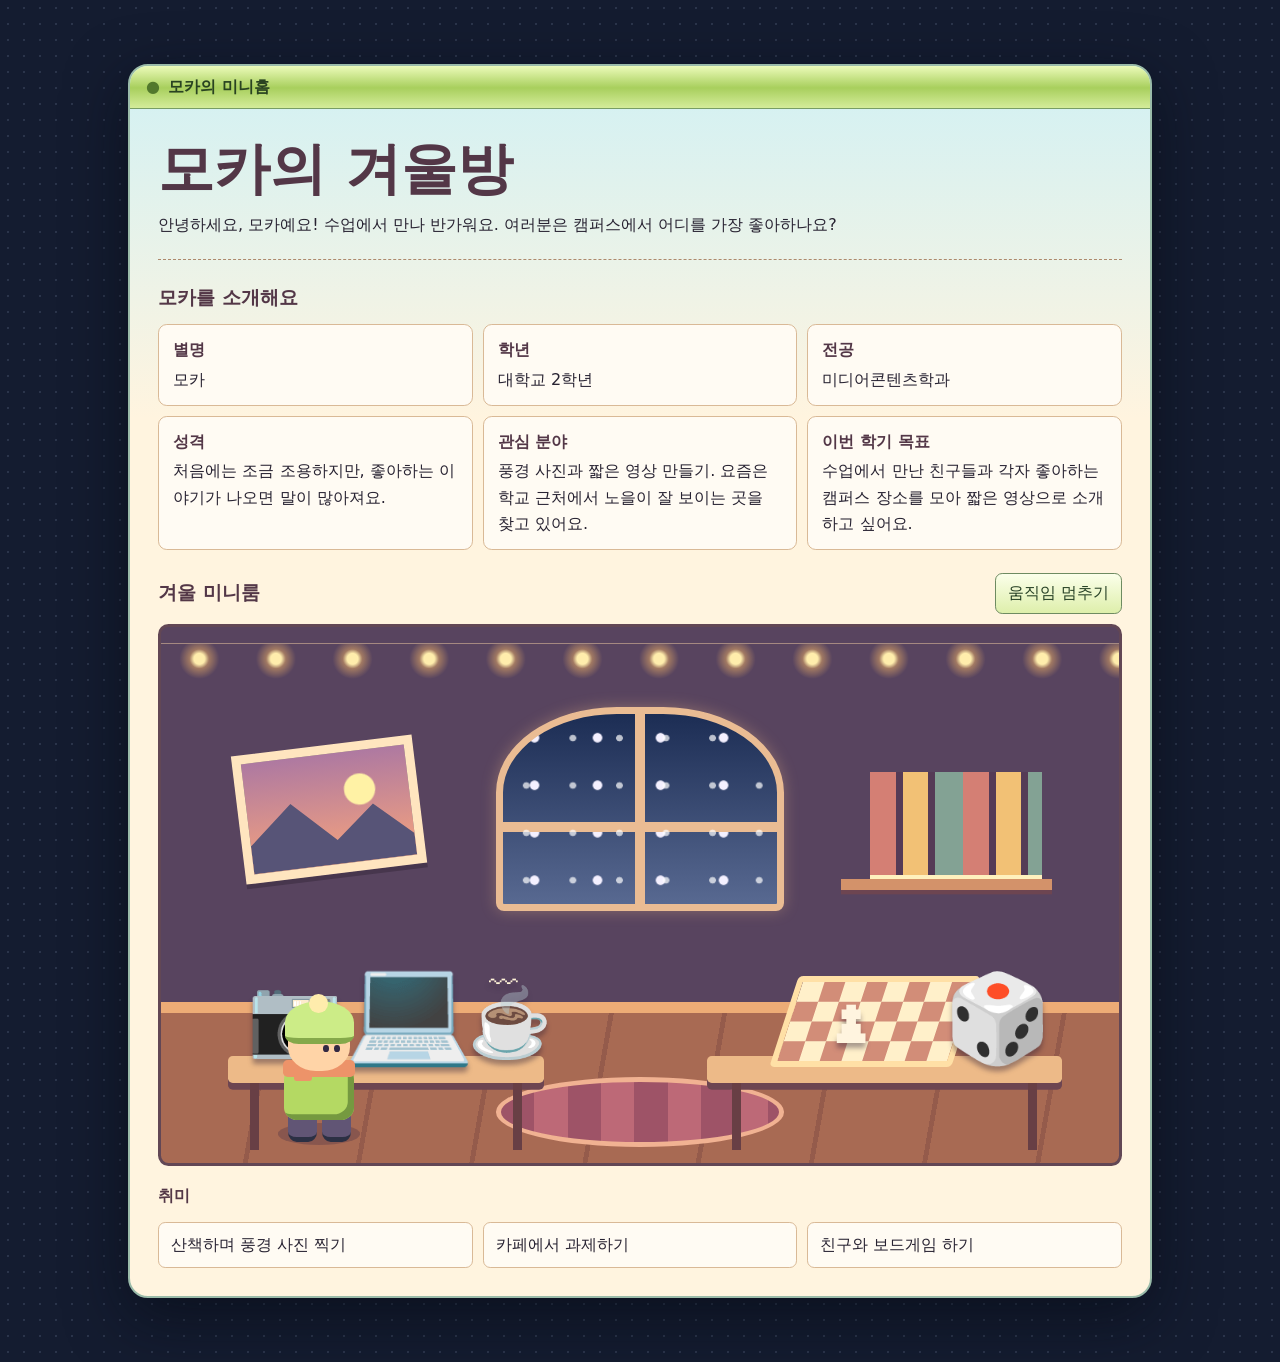
<file: 01-intro/index.html>
<!doctype html>
<html lang="ko">
<head>
  <meta charset="utf-8">
  <meta name="viewport" content="width=device-width, initial-scale=1">
  <title>모카의 미니홈</title>
  <style>
    * { box-sizing: border-box; }
    body {
      margin: 0;
      min-height: 100vh;
      padding: clamp(1rem, 5vw, 4rem);
      background-color: #141c30;
      background-image: radial-gradient(#a5b6df28 1px, transparent 1px);
      background-size: 16px 16px;
      color: #282332;
      font: 1rem/1.65 "Noto Sans KR", "Noto Sans CJK KR", "Noto Sans", "맑은 고딕", "Apple SD Gothic Neo", system-ui, sans-serif;
      overflow-wrap: anywhere;
    }
    h1, h2, p, figure { margin: 0; }
    main {
      max-width: 64rem;
      margin: auto;
      overflow: hidden;
      border: 2px solid #9abba9;
      border-radius: 1.25rem;
      background: linear-gradient(#d1f1f4, #fff4df 22rem);
      box-shadow: 0 18px 60px #06091291;
    }
    header {
      padding-bottom: 1.25rem;
      border-bottom: 1px dashed #ad896c;
    }
    h1 { color: #533747; font-size: clamp(2rem, 6vw, 3.5rem); line-height: 1.15; }
    header p { margin-top: .65rem; }
    section { margin-top: 1.4rem; }
    h2 { font-size: 1.2rem; color: #533747; margin-bottom: .65rem; }

    /* 방 안의 소품을 같은 비율로 줄여 좁은 화면에도 방 전체를 보여 줍니다. */
    .방 {
      position: relative;
      aspect-ratio: 16 / 9;
      overflow: hidden;
      container-type: inline-size;
      border: 3px solid #624755;
      border-radius: .65rem;
      background:
        repeating-linear-gradient(100deg, transparent 0 11%, #5e303543 11% 11.5%) bottom / 100% 28% no-repeat,
        linear-gradient(#58445f 0 70%, #edac76 70% 72%, #a86a53 72%);
    }
    .방 > * { position: absolute; }
    .전구 {
      inset: 3% 0 auto;
      height: 10%;
      border-top: 1px solid #f9d3a67a;
      background: radial-gradient(circle at 50% 28%, #ffedac 0 10%, #ffbd6770 18%, transparent 37%) 0 0 / 8% 100% repeat-x;
    }
    .창문 {
      top: 15%; left: 35%; width: 30%; height: 38%;
      border: .8cqw solid #eabc93;
      border-radius: 42% 42% .5rem .5rem;
      background:
        linear-gradient(90deg, transparent 48%, #eabc93 48% 52%, transparent 52%),
        linear-gradient(transparent 57%, #eabc93 57% 62%, transparent 62%),
        radial-gradient(circle, #f4f0ff 0 11%, transparent 13%) 0 0 / 23% 25%,
        linear-gradient(#1c2d54, #586991);
      box-shadow: 0 0 1.5cqw #efba8355;
    }
    .풍경 {
      top: 22%; left: 8%; width: 19%; height: 24%;
      transform: rotate(-7deg);
      border: 1cqw solid #ffe5bf;
      background: radial-gradient(circle at 70% 35%, #fff2a5 11%, transparent 12%), linear-gradient(#ae79a1, #f6a37d);
      box-shadow: 0 .5cqw 0 #32263775;
      overflow: hidden;
    }
    .풍경::after {
      content: "";
      position: absolute;
      inset: 28% 0 0;
      background: #575477;
      clip-path: polygon(0 65%, 27% 18%, 53% 70%, 77% 30%, 100% 73%, 100% 100%, 0 100%);
    }
    .선반 {
      inset: 47% 7% auto auto;
      width: 22%; height: 2%;
      background: #d3926a;
      box-shadow: 0 .45cqw 0 #6d4551;
    }
    .책 {
      inset: 27% 8% auto auto;
      width: 18%; height: 20%;
      border-bottom: .5cqw solid #fff1be;
      background: repeating-linear-gradient(90deg, #d47f74 0 15%, #553b56 15% 19%, #f2c175 19% 34%, #553b56 34% 38%, #83a294 38% 54%);
    }
    .책상, .게임탁자 {
      bottom: 15%; height: 5%;
      border-radius: .5cqw;
      background: #edba88;
      box-shadow: 0 .7cqw 0 #6d4551;
    }
    .책상 { left: 7%; width: 33%; }
    .게임탁자 { right: 6%; width: 37%; }
    .책상::before, .게임탁자::before {
      content: "";
      position: absolute;
      inset: 100% 7% auto;
      height: 7cqw;
      border-inline: 1cqw solid #683f45;
    }
    .소품 {
      line-height: 1;
      font-family: "Segoe UI Emoji", "Apple Color Emoji", sans-serif;
      filter: drop-shadow(0 .6cqw .25cqw #2b1b3466);
    }
    .카메라 { left: 9%; bottom: 20%; font-size: 8cqw; }
    .노트북 { left: 19%; bottom: 19%; font-size: 11cqw; }
    .커피 { left: 32%; bottom: 20%; font-size: 7cqw; }
    .주사위 { right: 7%; bottom: 19%; font-size: 9cqw; }
    .폰 { right: 26%; bottom: 20%; font-size: 8cqw; color: #fff4df; }
    .게임판 {
      right: 16%; bottom: 18%; width: 19%; aspect-ratio: 2 / 1;
      transform: skewX(-18deg);
      border: .65cqw solid #ffe0a6;
      border-radius: .5cqw;
      background: conic-gradient(#d28d78 25%, #fff0ca 0 50%, #d28d78 0 75%, #fff0ca 0) 0 0 / 25% 50%;
    }
    .러그 {
      left: 35%; bottom: 3%; width: 30%; height: 13%;
      border: .6cqw solid #f1b292;
      border-radius: 50%;
      background: repeating-linear-gradient(90deg, #9e5367 0 12%, #bd6977 12% 24%);
    }
    .취미 {
      display: grid;
      grid-template-columns: repeat(3, minmax(0, 1fr));
      gap: .6rem;
      list-style: none;
      margin: .8rem 0 0;
      padding: 0;
    }
    .취미 li {
      padding: .55rem .75rem;
      border: 1px solid #d9b996;
      border-radius: .45rem;
      background: #fffbf3;
    }
    @media (max-width: 34rem) {
      .취미 { grid-template-columns: 1fr; }
    }
    .창제목 { padding: .5rem 1rem; border-bottom: 1px solid #789d65; color: #294321; font-weight: 800; background: linear-gradient(#ecfbba, #a8cf5d 52%, #d4ec9a); }
    .창제목::before { content: "●"; margin-right: .5em; color: #52782c; }
    .창내용 { padding: clamp(.75rem, 3vw, 1.75rem); }
    .방도구 { display: flex; flex-wrap: wrap; gap: .5rem; align-items: center; justify-content: space-between; margin-bottom: .65rem; }
    .방도구 h2 { margin: 0; }
    button { padding: .4rem .75rem; border: 1px solid #6e8b61; border-radius: .45rem; background: linear-gradient(#fbffea, #deefab); color: #264025; font: inherit; cursor: pointer; }
    button:focus-visible { outline: 3px solid #32738a; outline-offset: 2px; }

    /* 작은 소품과 눈이 서로 다른 속도로 움직입니다. */
    .창문 { overflow: hidden; }
    .창문::after { content: ""; position: absolute; inset: -25% 0 0; background: radial-gradient(circle, #fff 0 9%, transparent 11%) 0 0 / 17% 20%; opacity: .7; animation: 눈 3s linear infinite; }
    .전구 { animation: 빛 3s ease-in-out infinite alternate; }
    .카메라 { animation: 흔들림 4s ease-in-out infinite; }
    .노트북 { animation: 화면빛 3s ease-in-out infinite alternate; }
    .커피::after { content: "〰"; position: absolute; left: 25%; top: -30%; color: #fff3d7; font-size: 3cqw; animation: 김 2s ease-out infinite; }
    .주사위 { animation: 주사위 3s ease-in-out infinite; }
    .폰 { animation: 게임말 4s ease-in-out infinite; }

    /* 몸통은 방향을 바꾸고 두 발은 번갈아 움직입니다. */
    .모카 { left: 12%; bottom: 4%; width: 9cqw; height: 15cqw; animation: 걷기 14s linear infinite; }
    .모카::before { content: ""; position: absolute; inset: auto 2% -2%; height: 15%; border-radius: 50%; background: #412a454f; }
    .캐릭터 { position: absolute; inset: 0; animation: 방향 14s steps(1, end) infinite; }
    .캐릭터 span { position: absolute; }
    .신발 { bottom: 0; width: 34%; height: 24%; border-bottom: .6cqw solid #2c3044; border-radius: 30%; background: #615575; animation: 발 .6s ease-in-out infinite alternate; }
    .왼발 { left: 14%; }
    .오른발 { right: 13%; animation-delay: -.6s; }
    .코트 { inset: 42% 9% 15%; border-radius: 35% 35% 20% 20%; background: #b4d963; box-shadow: inset -.65cqw -.6cqw #759940; }
    .목도리 { inset: 43% 8% 45%; border-radius: .5cqw; background: #ed9369; }
    .목도리::after { content: ""; position: absolute; left: 16%; width: 24%; height: 2.2cqw; border-radius: .25cqw; background: inherit; }
    .얼굴 { inset: 14% 14% 49%; border-radius: 35% 35% 45% 45%; background: #ffd4a7; }
    .얼굴::after { content: ""; position: absolute; left: 57%; top: 50%; width: .6cqw; height: .7cqw; border-radius: 50%; background: #332943; box-shadow: 1.15cqw 0 #332943; }
    .모자 { inset: 2% 10% 68%; border-bottom: .65cqw solid #85a94a; border-radius: 50% 50% 20% 20%; background: #ccec87; }
    .모자::before { content: ""; position: absolute; top: -18%; left: 36%; width: 27%; aspect-ratio: 1; border-radius: 50%; background: #ffecac; }

    @keyframes 눈 { to { transform: translateY(20%); } }
    @keyframes 빛 { from { opacity: .72; } to { opacity: 1; } }
    @keyframes 화면빛 { to { filter: drop-shadow(0 0 1cqw #a1e9ff); } }
    @keyframes 흔들림 { 0%, 70%, 100% { transform: none; } 80% { transform: rotate(-9deg); } 90% { transform: rotate(6deg); } }
    @keyframes 김 { from { opacity: 0; transform: translateY(0); } 35% { opacity: .85; } to { opacity: 0; transform: translateY(-2.4cqw); } }
    @keyframes 주사위 { 0%, 70%, 100% { transform: none; } 84% { transform: translateY(-2cqw) rotate(19deg); } }
    @keyframes 게임말 { 50% { transform: translateX(3cqw); } }
    @keyframes 걷기 {
      0%, 100% { left: 12%; bottom: 4%; }
      25%, 75% { left: 45%; bottom: 6%; }
      50% { left: 79%; bottom: 4%; }
    }
    @keyframes 방향 { 50%, 100% { transform: scaleX(-1); } }
    @keyframes 발 { to { transform: translateY(-.85cqw) rotate(10deg); } }
    .방.멈춤 *, .방.멈춤 *::after, .방.멈춤 *::before { animation-play-state: paused; }
    .프로필 {
      display: grid;
      grid-template-columns: repeat(3, minmax(0, 1fr));
      gap: .6rem;
      margin: 0;
    }
    .프로필 > div {
      padding: .75rem .9rem;
      border: 1px solid #d9b996;
      border-radius: .55rem;
      background: #fffbf3;
    }
    .프로필 dt { font-weight: 800; color: #533747; }
    .프로필 dd { margin: .2rem 0 0; }
    #취미제목 { margin: 1rem 0 0; font-size: 1rem; color: #533747; }
    @media (max-width: 42rem) {
      .프로필 { grid-template-columns: 1fr; }
    }
  </style>
</head>
<body>
  <main>
    <div class="창제목">모카의 미니홈</div>
    <div class="창내용">
      <header>
        <h1>모카의 겨울방</h1>
        <p>안녕하세요, 모카예요! 수업에서 만나 반가워요. 여러분은 캠퍼스에서 어디를 가장 좋아하나요?</p>
      </header>
      <section aria-labelledby="프로필제목">
        <h2 id="프로필제목">모카를 소개해요</h2>
        <dl class="프로필">
          <div><dt>별명</dt><dd>모카</dd></div>
          <div><dt>학년</dt><dd>대학교 2학년</dd></div>
          <div><dt>전공</dt><dd>미디어콘텐츠학과</dd></div>
          <div><dt>성격</dt><dd>처음에는 조금 조용하지만, 좋아하는 이야기가 나오면 말이 많아져요.</dd></div>
          <div><dt>관심 분야</dt><dd>풍경 사진과 짧은 영상 만들기. 요즘은 학교 근처에서 노을이 잘 보이는 곳을 찾고 있어요.</dd></div>
          <div><dt>이번 학기 목표</dt><dd>수업에서 만난 친구들과 각자 좋아하는 캠퍼스 장소를 모아 짧은 영상으로 소개하고 싶어요.</dd></div>
        </dl>
      </section>
      <section aria-labelledby="방제목">
        <div class="방도구">
          <h2 id="방제목">겨울 미니룸</h2>
          <button type="button" id="움직임버튼">움직임 멈추기</button>
        </div>
        <figure class="방" role="img" aria-label="금빛 전구 아래 눈 내리는 창문, 벽에 걸린 노을 풍경 그림, 카메라와 노트북과 커피가 놓인 책상, 주사위와 말이 놓인 보드게임 탁자 앞을 모카가 걸어 다니는 방">
          <div class="전구"></div>
          <div class="창문"></div>
          <div class="풍경"></div>
          <div class="책"></div>
          <div class="선반"></div>
          <div class="러그"></div>
          <div class="책상"></div>
          <div class="게임탁자"></div>
          <div class="게임판"></div>
          <span class="소품 카메라">📷</span>
          <span class="소품 노트북">💻</span>
          <span class="소품 커피">☕</span>
          <span class="소품 폰">♟</span>
          <span class="소품 주사위">🎲</span>
          <div class="모카">
            <div class="캐릭터">
              <span class="신발 왼발"></span>
              <span class="신발 오른발"></span>
              <span class="코트"></span>
              <span class="목도리"></span>
              <span class="얼굴"></span>
              <span class="모자"></span>
            </div>
          </div>
        </figure>
        <h3 id="취미제목">취미</h3>
        <ul class="취미" aria-labelledby="취미제목">
          <li>산책하며 풍경 사진 찍기</li>
          <li>카페에서 과제하기</li>
          <li>친구와 보드게임 하기</li>
        </ul>
      </section>
    </div>
  </main>
  <script>
    const 방 = document.querySelector('.방');
    const 움직임버튼 = document.getElementById('움직임버튼');
    const 움직임줄이기 = matchMedia('(prefers-reduced-motion: reduce)');

    function 움직임설정(멈춤) {
      방.classList.toggle('멈춤', 멈춤);
      움직임버튼.textContent = 멈춤 ? '움직임 재생' : '움직임 멈추기';
    }

    움직임설정(움직임줄이기.matches);
    움직임줄이기.addEventListener('change', (설정) => 움직임설정(설정.matches));
    움직임버튼.addEventListener('click', () => 움직임설정(!방.classList.contains('멈춤')));
  </script>
</body>
</html>
</file>
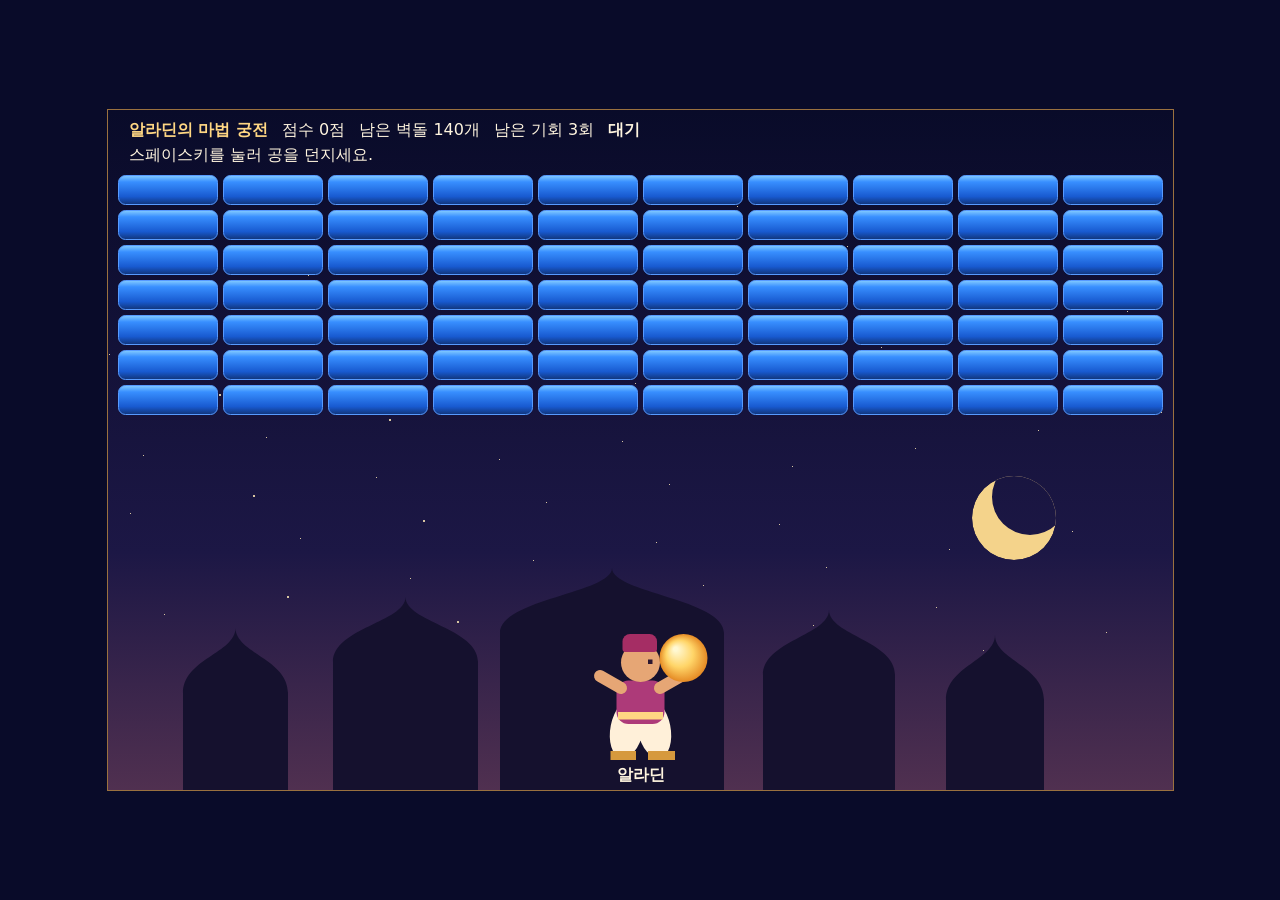
<file: brick_game.html>
<!doctype html>
<html lang="ko">
<head>
  <meta charset="utf-8">
  <meta name="viewport" content="width=device-width, initial-scale=1">
  <title>알라딘의 마법 궁전</title>
  <link rel="stylesheet" href="brick_game.css">
  <script src="brick_game.js" defer></script>
</head>
<body>
  <main class="game">
    <canvas id="board" width="1065" height="680" aria-label="알라딘의 마법 궁전 게임판">
      이 브라우저에서는 게임판을 표시할 수 없습니다.
    </canvas>
    <div id="result" class="result" hidden>
      <div id="result-title"></div>
      <strong id="final-score"></strong>
    </div>
    <header class="scoreboard">
      <strong class="game-title">알라딘의 마법 궁전</strong>
      <span id="score">점수 0점</span>
      <span id="remaining">남은 벽돌 140개</span>
      <span id="attempts">남은 기회 3회</span>
      <strong id="status" aria-live="polite">대기</strong>
      <span id="instruction">스페이스키를 눌러 공을 던지세요.</span>
    </header>
  </main>
</body>
</html>
</file>
<file: brick_game.css>
* {
  box-sizing: border-box;
}

body {
  margin: 0;
  min-height: 100dvh;
  display: grid;
  place-items: center;
  background: #090b29;
  color: #fff5df;
  font-family: "맑은 고딕", system-ui, sans-serif;
}

.game {
  position: relative;
  width: min(1065px, calc(100vw - 24px), calc((100dvh - 24px) * 1065 / 680));
  outline: 1px solid #9a713f;
}

canvas {
  display: block;
  width: 100%;
  height: auto;
  background: #090b29;
}

.scoreboard {
  position: absolute;
  inset: 1.4% 2% auto;
  display: flex;
  flex-wrap: wrap;
  gap: 4px 14px;
  font-size: clamp(10px, 1.5vw, 16px);
}

.game-title {
  color: #ffd783;
}

#instruction {
  flex-basis: 100%;
}

.result {
  position: absolute;
  inset: 50% auto auto 50%;
  transform: translate(-50%, -50%);
  padding: 12px 30px;
  border: 1px solid #ffde48;
  border-radius: 12px;
  background: #16130a;
  color: #ffde48;
  font-weight: 800;
  text-align: center;
  pointer-events: none;
}

#result-title {
  font-size: clamp(24px, 6vw, 64px);
  white-space: nowrap;
}

#final-score {
  display: block;
  white-space: nowrap;
  font-size: clamp(16px, 3.8vw, 40px);
}
</file>
